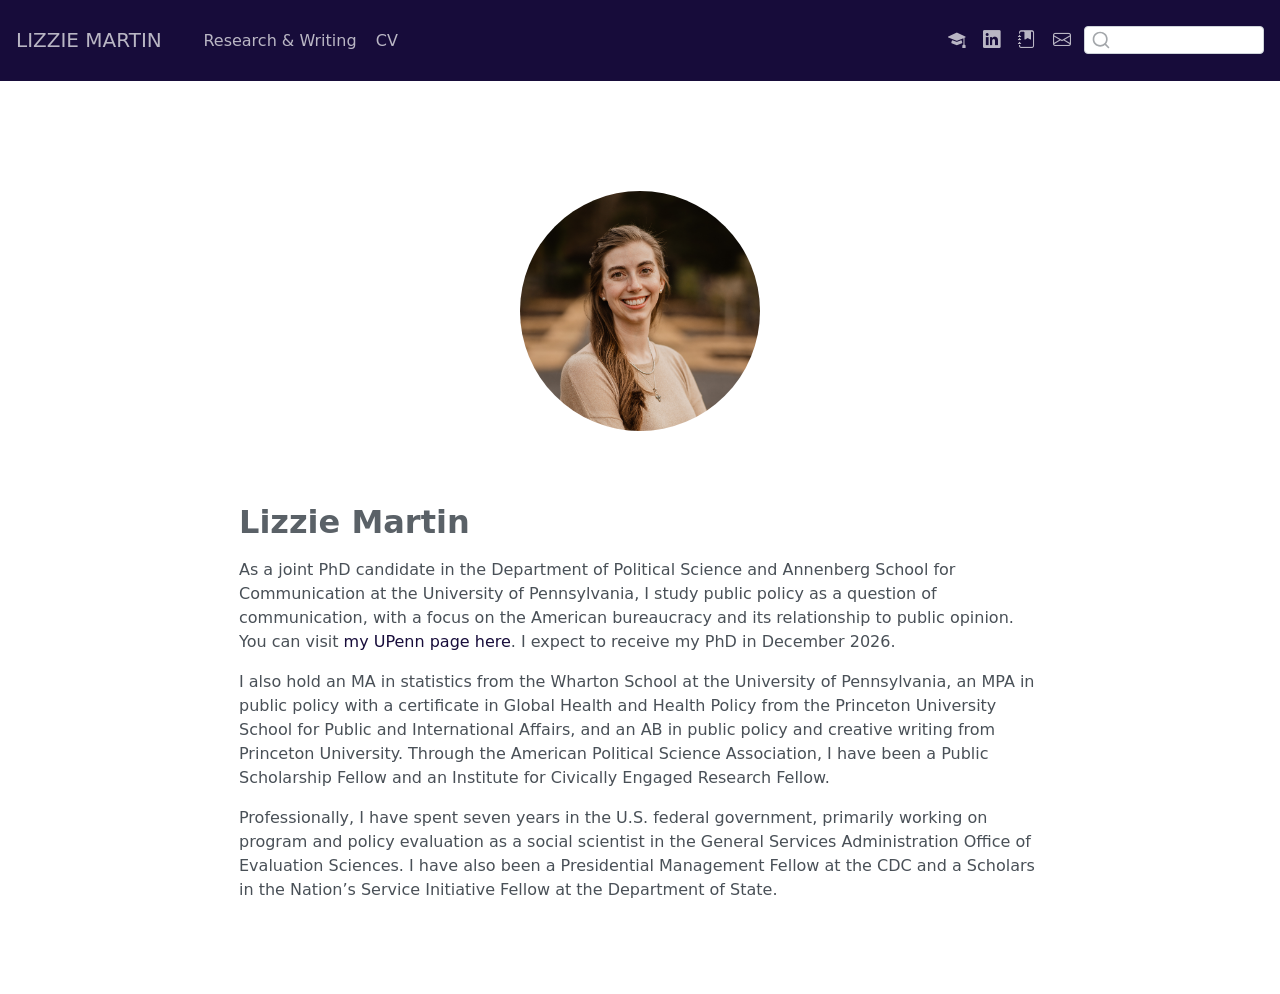
<file: docs/index.html>
<!DOCTYPE html>
<html xmlns="http://www.w3.org/1999/xhtml" lang="en" xml:lang="en"><head>

<meta charset="utf-8">
<meta name="generator" content="quarto-1.3.353">

<meta name="viewport" content="width=device-width, initial-scale=1.0, user-scalable=yes">


<title>LIZZIE MARTIN</title>
<style>
code{white-space: pre-wrap;}
span.smallcaps{font-variant: small-caps;}
div.columns{display: flex; gap: min(4vw, 1.5em);}
div.column{flex: auto; overflow-x: auto;}
div.hanging-indent{margin-left: 1.5em; text-indent: -1.5em;}
ul.task-list{list-style: none;}
ul.task-list li input[type="checkbox"] {
  width: 0.8em;
  margin: 0 0.8em 0.2em -1em; /* quarto-specific, see https://github.com/quarto-dev/quarto-cli/issues/4556 */ 
  vertical-align: middle;
}
</style>


<script src="site_libs/quarto-nav/quarto-nav.js"></script>
<script src="site_libs/clipboard/clipboard.min.js"></script>
<script src="site_libs/quarto-search/autocomplete.umd.js"></script>
<script src="site_libs/quarto-search/fuse.min.js"></script>
<script src="site_libs/quarto-search/quarto-search.js"></script>
<meta name="quarto:offset" content="./">
<script src="site_libs/quarto-html/quarto.js"></script>
<script src="site_libs/quarto-html/popper.min.js"></script>
<script src="site_libs/quarto-html/tippy.umd.min.js"></script>
<link href="site_libs/quarto-html/tippy.css" rel="stylesheet">
<link href="site_libs/quarto-html/quarto-syntax-highlighting.css" rel="stylesheet" id="quarto-text-highlighting-styles">
<script src="site_libs/bootstrap/bootstrap.min.js"></script>
<link href="site_libs/bootstrap/bootstrap-icons.css" rel="stylesheet">
<link href="site_libs/bootstrap/bootstrap.min.css" rel="stylesheet" id="quarto-bootstrap" data-mode="light">
<script id="quarto-search-options" type="application/json">{
  "location": "navbar",
  "copy-button": false,
  "collapse-after": 3,
  "panel-placement": "end",
  "type": "textbox",
  "limit": 20,
  "language": {
    "search-no-results-text": "No results",
    "search-matching-documents-text": "matching documents",
    "search-copy-link-title": "Copy link to search",
    "search-hide-matches-text": "Hide additional matches",
    "search-more-match-text": "more match in this document",
    "search-more-matches-text": "more matches in this document",
    "search-clear-button-title": "Clear",
    "search-detached-cancel-button-title": "Cancel",
    "search-submit-button-title": "Submit"
  }
}</script>


</head>

<body class="nav-fixed fullcontent">

<div id="quarto-search-results"></div>
  <header id="quarto-header" class="headroom fixed-top">
    <nav class="navbar navbar-expand-lg navbar-dark ">
      <div class="navbar-container container-fluid">
      <div class="navbar-brand-container">
    <a class="navbar-brand" href="./index.html">
    <span class="navbar-title">LIZZIE MARTIN</span>
    </a>
  </div>
            <div id="quarto-search" class="" title="Search"></div>
          <button class="navbar-toggler" type="button" data-bs-toggle="collapse" data-bs-target="#navbarCollapse" aria-controls="navbarCollapse" aria-expanded="false" aria-label="Toggle navigation" onclick="if (window.quartoToggleHeadroom) { window.quartoToggleHeadroom(); }">
  <span class="navbar-toggler-icon"></span>
</button>
          <div class="collapse navbar-collapse" id="navbarCollapse">
            <ul class="navbar-nav navbar-nav-scroll me-auto">
  <li class="nav-item">
    <a class="nav-link" href="./research/index.html" rel="" target="">
 <span class="menu-text">Research &amp; Writing</span></a>
  </li>  
  <li class="nav-item">
    <a class="nav-link" href="./cv/index.html" rel="" target="">
 <span class="menu-text">CV</span></a>
  </li>  
</ul>
            <ul class="navbar-nav navbar-nav-scroll ms-auto">
  <li class="nav-item compact">
    <a class="nav-link" href="https://scholar.google.com/citations?user=pXhXTJsAAAAJ&amp;hl=en" rel="" target=""><i class="bi bi-mortarboard-fill" role="img">
</i> 
 <span class="menu-text"></span></a>
  </li>  
  <li class="nav-item compact">
    <a class="nav-link" href="https://www.linkedin.com/in/lizzie-martin-9b8998204/" rel="" target=""><i class="bi bi-linkedin" role="img">
</i> 
 <span class="menu-text"></span></a>
  </li>  
  <li class="nav-item compact">
    <a class="nav-link" href="https://orcid.org/0000-0002-3465-0621" rel="" target=""><i class="bi bi-journal-bookmark-fill" role="img">
</i> 
 <span class="menu-text"></span></a>
  </li>  
  <li class="nav-item compact">
    <a class="nav-link" href="mailto:lizzie.martin@asc.upenn.edu" rel="" target=""><i class="bi bi-envelope" role="img" aria-label="email">
</i> 
 <span class="menu-text"></span></a>
  </li>  
</ul>
            <div class="quarto-navbar-tools">
</div>
          </div> <!-- /navcollapse -->
      </div> <!-- /container-fluid -->
    </nav>
</header>
<!-- content -->
<div id="quarto-content" class="quarto-container page-columns page-rows-contents page-layout-article page-navbar">
<!-- sidebar -->
<!-- margin-sidebar -->
    
<!-- main -->
<main class="content" id="quarto-document-content">



<div class="quarto-about-jolla">
  <img src="img/headshot.jpg" class="about-image
  round " style="height: 15em; width: 15em;">
 <div id="about-block">
</div>  
</div>

<section id="lizzie-martin" class="level1">
<h1>Lizzie Martin</h1>
<p>As a joint PhD candidate in the Department of Political Science and Annenberg School for Communication at the University of Pennsylvania, I study public policy as a question of communication, with a focus on the American bureaucracy and its relationship to public opinion. You can visit <a href="https://www.asc.upenn.edu/people/graduate-student/lizzie-martin">my UPenn page here</a>. I expect to receive my PhD in December 2026.</p>
<p>I also hold an MA in statistics from the Wharton School at the University of Pennsylvania, an MPA in public policy with a certificate in Global Health and Health Policy from the Princeton University School for Public and International Affairs, and an AB in public policy and creative writing from Princeton University. Through the American Political Science Association, I have been a Public Scholarship Fellow and an Institute for Civically Engaged Research Fellow.</p>
<p>Professionally, I have spent seven years in the U.S. federal government, primarily working on program and policy evaluation as a social scientist in the General Services Administration Office of Evaluation Sciences. I have also been a Presidential Management Fellow at the CDC and a Scholars in the Nation’s Service Initiative Fellow at the Department of State.</p>



</section>

</main> <!-- /main -->
<script id="quarto-html-after-body" type="application/javascript">
window.document.addEventListener("DOMContentLoaded", function (event) {
  const toggleBodyColorMode = (bsSheetEl) => {
    const mode = bsSheetEl.getAttribute("data-mode");
    const bodyEl = window.document.querySelector("body");
    if (mode === "dark") {
      bodyEl.classList.add("quarto-dark");
      bodyEl.classList.remove("quarto-light");
    } else {
      bodyEl.classList.add("quarto-light");
      bodyEl.classList.remove("quarto-dark");
    }
  }
  const toggleBodyColorPrimary = () => {
    const bsSheetEl = window.document.querySelector("link#quarto-bootstrap");
    if (bsSheetEl) {
      toggleBodyColorMode(bsSheetEl);
    }
  }
  toggleBodyColorPrimary();  
  const isCodeAnnotation = (el) => {
    for (const clz of el.classList) {
      if (clz.startsWith('code-annotation-')) {                     
        return true;
      }
    }
    return false;
  }
  const clipboard = new window.ClipboardJS('.code-copy-button', {
    text: function(trigger) {
      const codeEl = trigger.previousElementSibling.cloneNode(true);
      for (const childEl of codeEl.children) {
        if (isCodeAnnotation(childEl)) {
          childEl.remove();
        }
      }
      return codeEl.innerText;
    }
  });
  clipboard.on('success', function(e) {
    // button target
    const button = e.trigger;
    // don't keep focus
    button.blur();
    // flash "checked"
    button.classList.add('code-copy-button-checked');
    var currentTitle = button.getAttribute("title");
    button.setAttribute("title", "Copied!");
    let tooltip;
    if (window.bootstrap) {
      button.setAttribute("data-bs-toggle", "tooltip");
      button.setAttribute("data-bs-placement", "left");
      button.setAttribute("data-bs-title", "Copied!");
      tooltip = new bootstrap.Tooltip(button, 
        { trigger: "manual", 
          customClass: "code-copy-button-tooltip",
          offset: [0, -8]});
      tooltip.show();    
    }
    setTimeout(function() {
      if (tooltip) {
        tooltip.hide();
        button.removeAttribute("data-bs-title");
        button.removeAttribute("data-bs-toggle");
        button.removeAttribute("data-bs-placement");
      }
      button.setAttribute("title", currentTitle);
      button.classList.remove('code-copy-button-checked');
    }, 1000);
    // clear code selection
    e.clearSelection();
  });
  function tippyHover(el, contentFn) {
    const config = {
      allowHTML: true,
      content: contentFn,
      maxWidth: 500,
      delay: 100,
      arrow: false,
      appendTo: function(el) {
          return el.parentElement;
      },
      interactive: true,
      interactiveBorder: 10,
      theme: 'quarto',
      placement: 'bottom-start'
    };
    window.tippy(el, config); 
  }
  const noterefs = window.document.querySelectorAll('a[role="doc-noteref"]');
  for (var i=0; i<noterefs.length; i++) {
    const ref = noterefs[i];
    tippyHover(ref, function() {
      // use id or data attribute instead here
      let href = ref.getAttribute('data-footnote-href') || ref.getAttribute('href');
      try { href = new URL(href).hash; } catch {}
      const id = href.replace(/^#\/?/, "");
      const note = window.document.getElementById(id);
      return note.innerHTML;
    });
  }
      let selectedAnnoteEl;
      const selectorForAnnotation = ( cell, annotation) => {
        let cellAttr = 'data-code-cell="' + cell + '"';
        let lineAttr = 'data-code-annotation="' +  annotation + '"';
        const selector = 'span[' + cellAttr + '][' + lineAttr + ']';
        return selector;
      }
      const selectCodeLines = (annoteEl) => {
        const doc = window.document;
        const targetCell = annoteEl.getAttribute("data-target-cell");
        const targetAnnotation = annoteEl.getAttribute("data-target-annotation");
        const annoteSpan = window.document.querySelector(selectorForAnnotation(targetCell, targetAnnotation));
        const lines = annoteSpan.getAttribute("data-code-lines").split(",");
        const lineIds = lines.map((line) => {
          return targetCell + "-" + line;
        })
        let top = null;
        let height = null;
        let parent = null;
        if (lineIds.length > 0) {
            //compute the position of the single el (top and bottom and make a div)
            const el = window.document.getElementById(lineIds[0]);
            top = el.offsetTop;
            height = el.offsetHeight;
            parent = el.parentElement.parentElement;
          if (lineIds.length > 1) {
            const lastEl = window.document.getElementById(lineIds[lineIds.length - 1]);
            const bottom = lastEl.offsetTop + lastEl.offsetHeight;
            height = bottom - top;
          }
          if (top !== null && height !== null && parent !== null) {
            // cook up a div (if necessary) and position it 
            let div = window.document.getElementById("code-annotation-line-highlight");
            if (div === null) {
              div = window.document.createElement("div");
              div.setAttribute("id", "code-annotation-line-highlight");
              div.style.position = 'absolute';
              parent.appendChild(div);
            }
            div.style.top = top - 2 + "px";
            div.style.height = height + 4 + "px";
            let gutterDiv = window.document.getElementById("code-annotation-line-highlight-gutter");
            if (gutterDiv === null) {
              gutterDiv = window.document.createElement("div");
              gutterDiv.setAttribute("id", "code-annotation-line-highlight-gutter");
              gutterDiv.style.position = 'absolute';
              const codeCell = window.document.getElementById(targetCell);
              const gutter = codeCell.querySelector('.code-annotation-gutter');
              gutter.appendChild(gutterDiv);
            }
            gutterDiv.style.top = top - 2 + "px";
            gutterDiv.style.height = height + 4 + "px";
          }
          selectedAnnoteEl = annoteEl;
        }
      };
      const unselectCodeLines = () => {
        const elementsIds = ["code-annotation-line-highlight", "code-annotation-line-highlight-gutter"];
        elementsIds.forEach((elId) => {
          const div = window.document.getElementById(elId);
          if (div) {
            div.remove();
          }
        });
        selectedAnnoteEl = undefined;
      };
      // Attach click handler to the DT
      const annoteDls = window.document.querySelectorAll('dt[data-target-cell]');
      for (const annoteDlNode of annoteDls) {
        annoteDlNode.addEventListener('click', (event) => {
          const clickedEl = event.target;
          if (clickedEl !== selectedAnnoteEl) {
            unselectCodeLines();
            const activeEl = window.document.querySelector('dt[data-target-cell].code-annotation-active');
            if (activeEl) {
              activeEl.classList.remove('code-annotation-active');
            }
            selectCodeLines(clickedEl);
            clickedEl.classList.add('code-annotation-active');
          } else {
            // Unselect the line
            unselectCodeLines();
            clickedEl.classList.remove('code-annotation-active');
          }
        });
      }
  const findCites = (el) => {
    const parentEl = el.parentElement;
    if (parentEl) {
      const cites = parentEl.dataset.cites;
      if (cites) {
        return {
          el,
          cites: cites.split(' ')
        };
      } else {
        return findCites(el.parentElement)
      }
    } else {
      return undefined;
    }
  };
  var bibliorefs = window.document.querySelectorAll('a[role="doc-biblioref"]');
  for (var i=0; i<bibliorefs.length; i++) {
    const ref = bibliorefs[i];
    const citeInfo = findCites(ref);
    if (citeInfo) {
      tippyHover(citeInfo.el, function() {
        var popup = window.document.createElement('div');
        citeInfo.cites.forEach(function(cite) {
          var citeDiv = window.document.createElement('div');
          citeDiv.classList.add('hanging-indent');
          citeDiv.classList.add('csl-entry');
          var biblioDiv = window.document.getElementById('ref-' + cite);
          if (biblioDiv) {
            citeDiv.innerHTML = biblioDiv.innerHTML;
          }
          popup.appendChild(citeDiv);
        });
        return popup.innerHTML;
      });
    }
  }
});
</script>
</div> <!-- /content -->



</body></html>
</file>
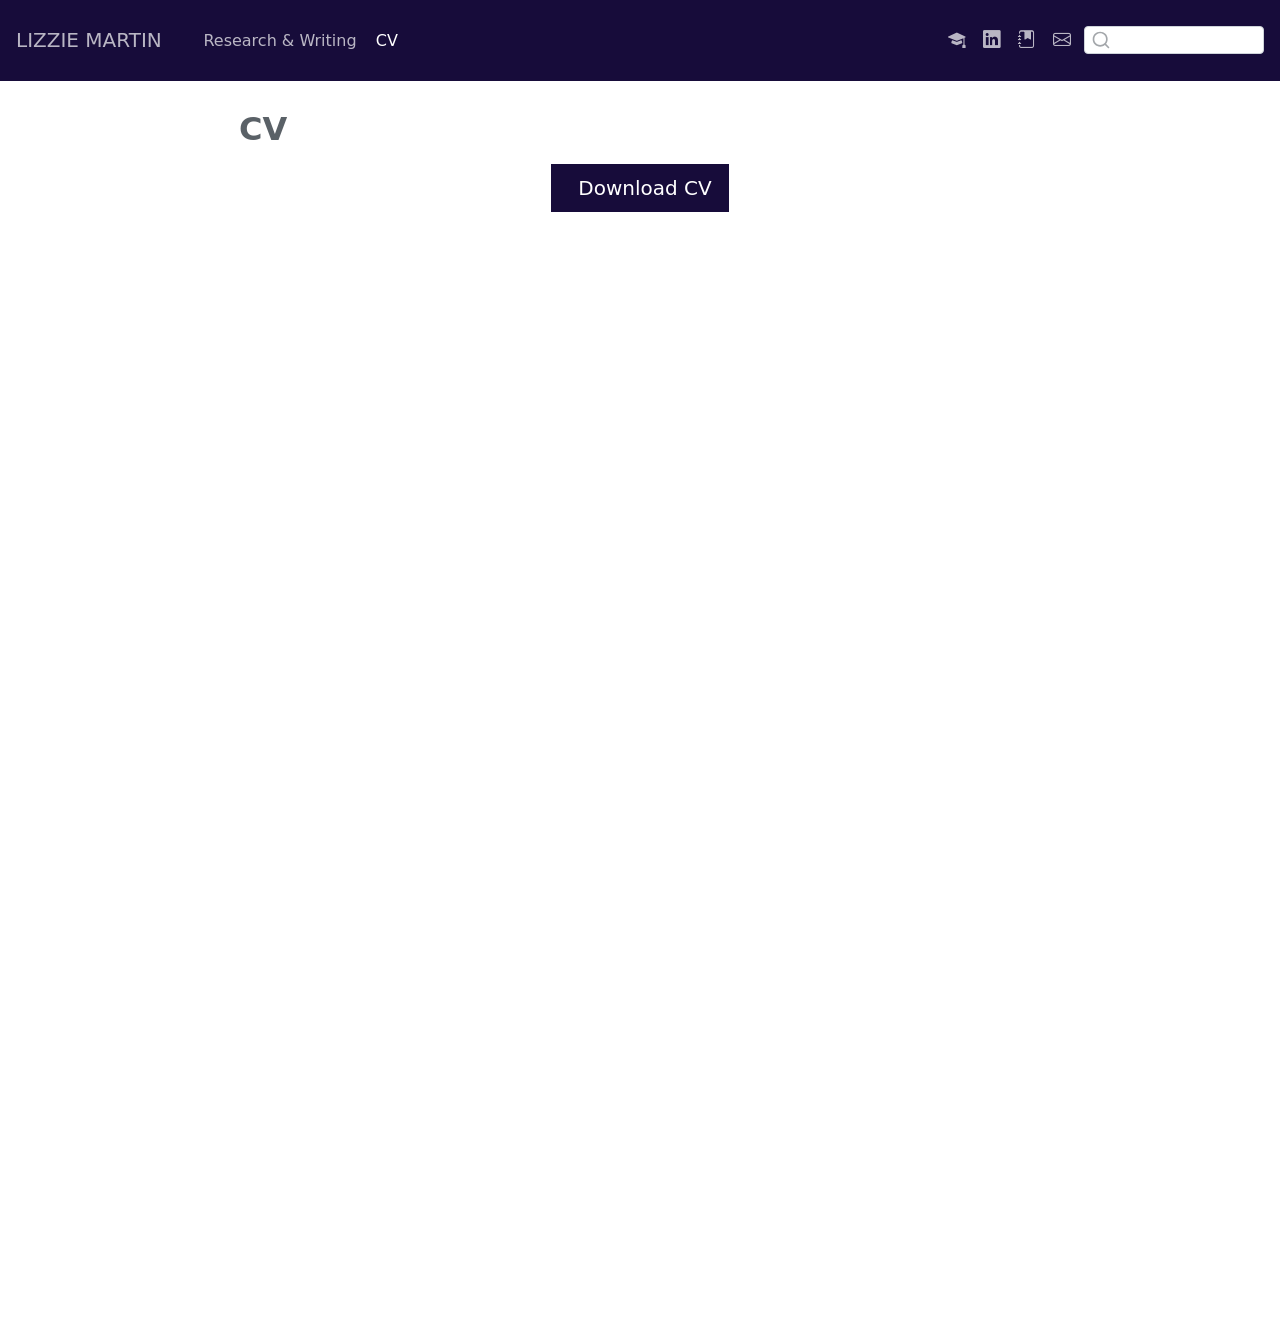
<file: docs/cv/index.html>
<!DOCTYPE html>
<html xmlns="http://www.w3.org/1999/xhtml" lang="en" xml:lang="en"><head>
<meta http-equiv="Content-Type" content="text/html; charset=UTF-8">
<meta charset="utf-8">
<meta name="generator" content="quarto-1.3.353">
<meta name="viewport" content="width=device-width, initial-scale=1.0, user-scalable=yes">
<title>LIZZIE MARTIN - CV</title>
<style>
code{white-space: pre-wrap;}
span.smallcaps{font-variant: small-caps;}
div.columns{display: flex; gap: min(4vw, 1.5em);}
div.column{flex: auto; overflow-x: auto;}
div.hanging-indent{margin-left: 1.5em; text-indent: -1.5em;}
ul.task-list{list-style: none;}
ul.task-list li input[type="checkbox"] {
  width: 0.8em;
  margin: 0 0.8em 0.2em -1em; /* quarto-specific, see https://github.com/quarto-dev/quarto-cli/issues/4556 */ 
  vertical-align: middle;
}
</style>

<script src="../site_libs/quarto-nav/quarto-nav.js"></script>
<script src="../site_libs/clipboard/clipboard.min.js"></script>
<script src="../site_libs/quarto-search/autocomplete.umd.js"></script>
<script src="../site_libs/quarto-search/fuse.min.js"></script>
<script src="../site_libs/quarto-search/quarto-search.js"></script>
<meta name="quarto:offset" content="../">
<script src="../site_libs/quarto-html/quarto.js"></script>
<script src="../site_libs/quarto-html/popper.min.js"></script>
<script src="../site_libs/quarto-html/tippy.umd.min.js"></script>
<script src="../site_libs/quarto-html/anchor.min.js"></script>
<link href="../site_libs/quarto-html/tippy.css" rel="stylesheet">
<link href="../site_libs/quarto-html/quarto-syntax-highlighting.css" rel="stylesheet" id="quarto-text-highlighting-styles">
<script src="../site_libs/bootstrap/bootstrap.min.js"></script>
<link href="../site_libs/bootstrap/bootstrap-icons.css" rel="stylesheet">
<link href="../site_libs/bootstrap/bootstrap.min.css" rel="stylesheet" id="quarto-bootstrap" data-mode="light"><script id="quarto-search-options" type="application/json">{
  "location": "navbar",
  "copy-button": false,
  "collapse-after": 3,
  "panel-placement": "end",
  "type": "textbox",
  "limit": 20,
  "language": {
    "search-no-results-text": "No results",
    "search-matching-documents-text": "matching documents",
    "search-copy-link-title": "Copy link to search",
    "search-hide-matches-text": "Hide additional matches",
    "search-more-match-text": "more match in this document",
    "search-more-matches-text": "more matches in this document",
    "search-clear-button-title": "Clear",
    "search-detached-cancel-button-title": "Cancel",
    "search-submit-button-title": "Submit"
  }
}</script>
</head>
<body class="nav-fixed fullcontent">

<div id="quarto-search-results"></div>
  <header id="quarto-header" class="headroom fixed-top"><nav class="navbar navbar-expand-lg navbar-dark "><div class="navbar-container container-fluid">
      <div class="navbar-brand-container">
    <a class="navbar-brand" href="../index.html">
    <span class="navbar-title">LIZZIE MARTIN</span>
    </a>
  </div>
            <div id="quarto-search" class="" title="Search"></div>
          <button class="navbar-toggler" type="button" data-bs-toggle="collapse" data-bs-target="#navbarCollapse" aria-controls="navbarCollapse" aria-expanded="false" aria-label="Toggle navigation" onclick="if (window.quartoToggleHeadroom) { window.quartoToggleHeadroom(); }">
  <span class="navbar-toggler-icon"></span>
</button>
          <div class="collapse navbar-collapse" id="navbarCollapse">
            <ul class="navbar-nav navbar-nav-scroll me-auto">
<li class="nav-item">
    <a class="nav-link" href="../research/index.html" rel="" target="">
 <span class="menu-text">Research &amp; Writing</span></a>
  </li>  
  <li class="nav-item">
    <a class="nav-link active" href="../cv/index.html" rel="" target="" aria-current="page">
 <span class="menu-text">CV</span></a>
  </li>  
</ul>
<ul class="navbar-nav navbar-nav-scroll ms-auto">
<li class="nav-item compact">
    <a class="nav-link" href="https://scholar.google.com/citations?user=pXhXTJsAAAAJ&amp;hl=en" rel="" target=""><i class="bi bi-mortarboard-fill" role="img">
</i> 
 <span class="menu-text"></span></a>
  </li>  
  <li class="nav-item compact">
    <a class="nav-link" href="https://www.linkedin.com/in/lizzie-martin-9b8998204/" rel="" target=""><i class="bi bi-linkedin" role="img">
</i> 
 <span class="menu-text"></span></a>
  </li>  
  <li class="nav-item compact">
    <a class="nav-link" href="https://orcid.org/0000-0002-3465-0621" rel="" target=""><i class="bi bi-journal-bookmark-fill" role="img">
</i> 
 <span class="menu-text"></span></a>
  </li>  
  <li class="nav-item compact">
    <a class="nav-link" href="mailto:lizzie.martin@asc.upenn.edu" rel="" target=""><i class="bi bi-envelope" role="img" aria-label="email">
</i> 
 <span class="menu-text"></span></a>
  </li>  
</ul>
<div class="quarto-navbar-tools">
</div>
          </div> <!-- /navcollapse -->
      </div> <!-- /container-fluid -->
    </nav></header><!-- content --><div id="quarto-content" class="quarto-container page-columns page-rows-contents page-layout-article page-navbar">
<!-- sidebar -->
<!-- margin-sidebar -->
    
<!-- main -->
<main class="content" id="quarto-document-content"><header id="title-block-header" class="quarto-title-block default"><div class="quarto-title">
<h1 class="title">CV</h1>
</div>



<div class="quarto-title-meta">

    
  
    
  </div>
  

</header><div class="cell">
<style type="text/css">
.embed-container {
    position: relative;
    padding-bottom: 129%;
    height: 0;
    overflow: hidden;
    max-width: 100%;
}
.embed-container iframe,
.embed-container object,
.embed-container embed {
    position: absolute;
    top: 0;
    left: 0;
    width: 100%;
    height: 100%;
}
</style>
</div>
<p class="text-center">
  <a class="btn btn-primary btn-lg cv-download" href="cv.pdf" target="_blank">
    <i class="fa-solid fa-file-arrow-down"></i> Download CV
  </a>
</p>
<div class="embed-container">
  <iframe src="cv.pdf#toolbar=0" style="border: 0.5px;width: 100%;"></iframe>
</div>



</main><!-- /main --><script id="quarto-html-after-body" type="application/javascript">
window.document.addEventListener("DOMContentLoaded", function (event) {
  const toggleBodyColorMode = (bsSheetEl) => {
    const mode = bsSheetEl.getAttribute("data-mode");
    const bodyEl = window.document.querySelector("body");
    if (mode === "dark") {
      bodyEl.classList.add("quarto-dark");
      bodyEl.classList.remove("quarto-light");
    } else {
      bodyEl.classList.add("quarto-light");
      bodyEl.classList.remove("quarto-dark");
    }
  }
  const toggleBodyColorPrimary = () => {
    const bsSheetEl = window.document.querySelector("link#quarto-bootstrap");
    if (bsSheetEl) {
      toggleBodyColorMode(bsSheetEl);
    }
  }
  toggleBodyColorPrimary();  
  const icon = "";
  const anchorJS = new window.AnchorJS();
  anchorJS.options = {
    placement: 'right',
    icon: icon
  };
  anchorJS.add('.anchored');
  const isCodeAnnotation = (el) => {
    for (const clz of el.classList) {
      if (clz.startsWith('code-annotation-')) {                     
        return true;
      }
    }
    return false;
  }
  const clipboard = new window.ClipboardJS('.code-copy-button', {
    text: function(trigger) {
      const codeEl = trigger.previousElementSibling.cloneNode(true);
      for (const childEl of codeEl.children) {
        if (isCodeAnnotation(childEl)) {
          childEl.remove();
        }
      }
      return codeEl.innerText;
    }
  });
  clipboard.on('success', function(e) {
    // button target
    const button = e.trigger;
    // don't keep focus
    button.blur();
    // flash "checked"
    button.classList.add('code-copy-button-checked');
    var currentTitle = button.getAttribute("title");
    button.setAttribute("title", "Copied!");
    let tooltip;
    if (window.bootstrap) {
      button.setAttribute("data-bs-toggle", "tooltip");
      button.setAttribute("data-bs-placement", "left");
      button.setAttribute("data-bs-title", "Copied!");
      tooltip = new bootstrap.Tooltip(button, 
        { trigger: "manual", 
          customClass: "code-copy-button-tooltip",
          offset: [0, -8]});
      tooltip.show();    
    }
    setTimeout(function() {
      if (tooltip) {
        tooltip.hide();
        button.removeAttribute("data-bs-title");
        button.removeAttribute("data-bs-toggle");
        button.removeAttribute("data-bs-placement");
      }
      button.setAttribute("title", currentTitle);
      button.classList.remove('code-copy-button-checked');
    }, 1000);
    // clear code selection
    e.clearSelection();
  });
  function tippyHover(el, contentFn) {
    const config = {
      allowHTML: true,
      content: contentFn,
      maxWidth: 500,
      delay: 100,
      arrow: false,
      appendTo: function(el) {
          return el.parentElement;
      },
      interactive: true,
      interactiveBorder: 10,
      theme: 'quarto',
      placement: 'bottom-start'
    };
    window.tippy(el, config); 
  }
  const noterefs = window.document.querySelectorAll('a[role="doc-noteref"]');
  for (var i=0; i<noterefs.length; i++) {
    const ref = noterefs[i];
    tippyHover(ref, function() {
      // use id or data attribute instead here
      let href = ref.getAttribute('data-footnote-href') || ref.getAttribute('href');
      try { href = new URL(href).hash; } catch {}
      const id = href.replace(/^#\/?/, "");
      const note = window.document.getElementById(id);
      return note.innerHTML;
    });
  }
      let selectedAnnoteEl;
      const selectorForAnnotation = ( cell, annotation) => {
        let cellAttr = 'data-code-cell="' + cell + '"';
        let lineAttr = 'data-code-annotation="' +  annotation + '"';
        const selector = 'span[' + cellAttr + '][' + lineAttr + ']';
        return selector;
      }
      const selectCodeLines = (annoteEl) => {
        const doc = window.document;
        const targetCell = annoteEl.getAttribute("data-target-cell");
        const targetAnnotation = annoteEl.getAttribute("data-target-annotation");
        const annoteSpan = window.document.querySelector(selectorForAnnotation(targetCell, targetAnnotation));
        const lines = annoteSpan.getAttribute("data-code-lines").split(",");
        const lineIds = lines.map((line) => {
          return targetCell + "-" + line;
        })
        let top = null;
        let height = null;
        let parent = null;
        if (lineIds.length > 0) {
            //compute the position of the single el (top and bottom and make a div)
            const el = window.document.getElementById(lineIds[0]);
            top = el.offsetTop;
            height = el.offsetHeight;
            parent = el.parentElement.parentElement;
          if (lineIds.length > 1) {
            const lastEl = window.document.getElementById(lineIds[lineIds.length - 1]);
            const bottom = lastEl.offsetTop + lastEl.offsetHeight;
            height = bottom - top;
          }
          if (top !== null && height !== null && parent !== null) {
            // cook up a div (if necessary) and position it 
            let div = window.document.getElementById("code-annotation-line-highlight");
            if (div === null) {
              div = window.document.createElement("div");
              div.setAttribute("id", "code-annotation-line-highlight");
              div.style.position = 'absolute';
              parent.appendChild(div);
            }
            div.style.top = top - 2 + "px";
            div.style.height = height + 4 + "px";
            let gutterDiv = window.document.getElementById("code-annotation-line-highlight-gutter");
            if (gutterDiv === null) {
              gutterDiv = window.document.createElement("div");
              gutterDiv.setAttribute("id", "code-annotation-line-highlight-gutter");
              gutterDiv.style.position = 'absolute';
              const codeCell = window.document.getElementById(targetCell);
              const gutter = codeCell.querySelector('.code-annotation-gutter');
              gutter.appendChild(gutterDiv);
            }
            gutterDiv.style.top = top - 2 + "px";
            gutterDiv.style.height = height + 4 + "px";
          }
          selectedAnnoteEl = annoteEl;
        }
      };
      const unselectCodeLines = () => {
        const elementsIds = ["code-annotation-line-highlight", "code-annotation-line-highlight-gutter"];
        elementsIds.forEach((elId) => {
          const div = window.document.getElementById(elId);
          if (div) {
            div.remove();
          }
        });
        selectedAnnoteEl = undefined;
      };
      // Attach click handler to the DT
      const annoteDls = window.document.querySelectorAll('dt[data-target-cell]');
      for (const annoteDlNode of annoteDls) {
        annoteDlNode.addEventListener('click', (event) => {
          const clickedEl = event.target;
          if (clickedEl !== selectedAnnoteEl) {
            unselectCodeLines();
            const activeEl = window.document.querySelector('dt[data-target-cell].code-annotation-active');
            if (activeEl) {
              activeEl.classList.remove('code-annotation-active');
            }
            selectCodeLines(clickedEl);
            clickedEl.classList.add('code-annotation-active');
          } else {
            // Unselect the line
            unselectCodeLines();
            clickedEl.classList.remove('code-annotation-active');
          }
        });
      }
  const findCites = (el) => {
    const parentEl = el.parentElement;
    if (parentEl) {
      const cites = parentEl.dataset.cites;
      if (cites) {
        return {
          el,
          cites: cites.split(' ')
        };
      } else {
        return findCites(el.parentElement)
      }
    } else {
      return undefined;
    }
  };
  var bibliorefs = window.document.querySelectorAll('a[role="doc-biblioref"]');
  for (var i=0; i<bibliorefs.length; i++) {
    const ref = bibliorefs[i];
    const citeInfo = findCites(ref);
    if (citeInfo) {
      tippyHover(citeInfo.el, function() {
        var popup = window.document.createElement('div');
        citeInfo.cites.forEach(function(cite) {
          var citeDiv = window.document.createElement('div');
          citeDiv.classList.add('hanging-indent');
          citeDiv.classList.add('csl-entry');
          var biblioDiv = window.document.getElementById('ref-' + cite);
          if (biblioDiv) {
            citeDiv.innerHTML = biblioDiv.innerHTML;
          }
          popup.appendChild(citeDiv);
        });
        return popup.innerHTML;
      });
    }
  }
});
</script>
</div> <!-- /content -->



</body></html>
</file>
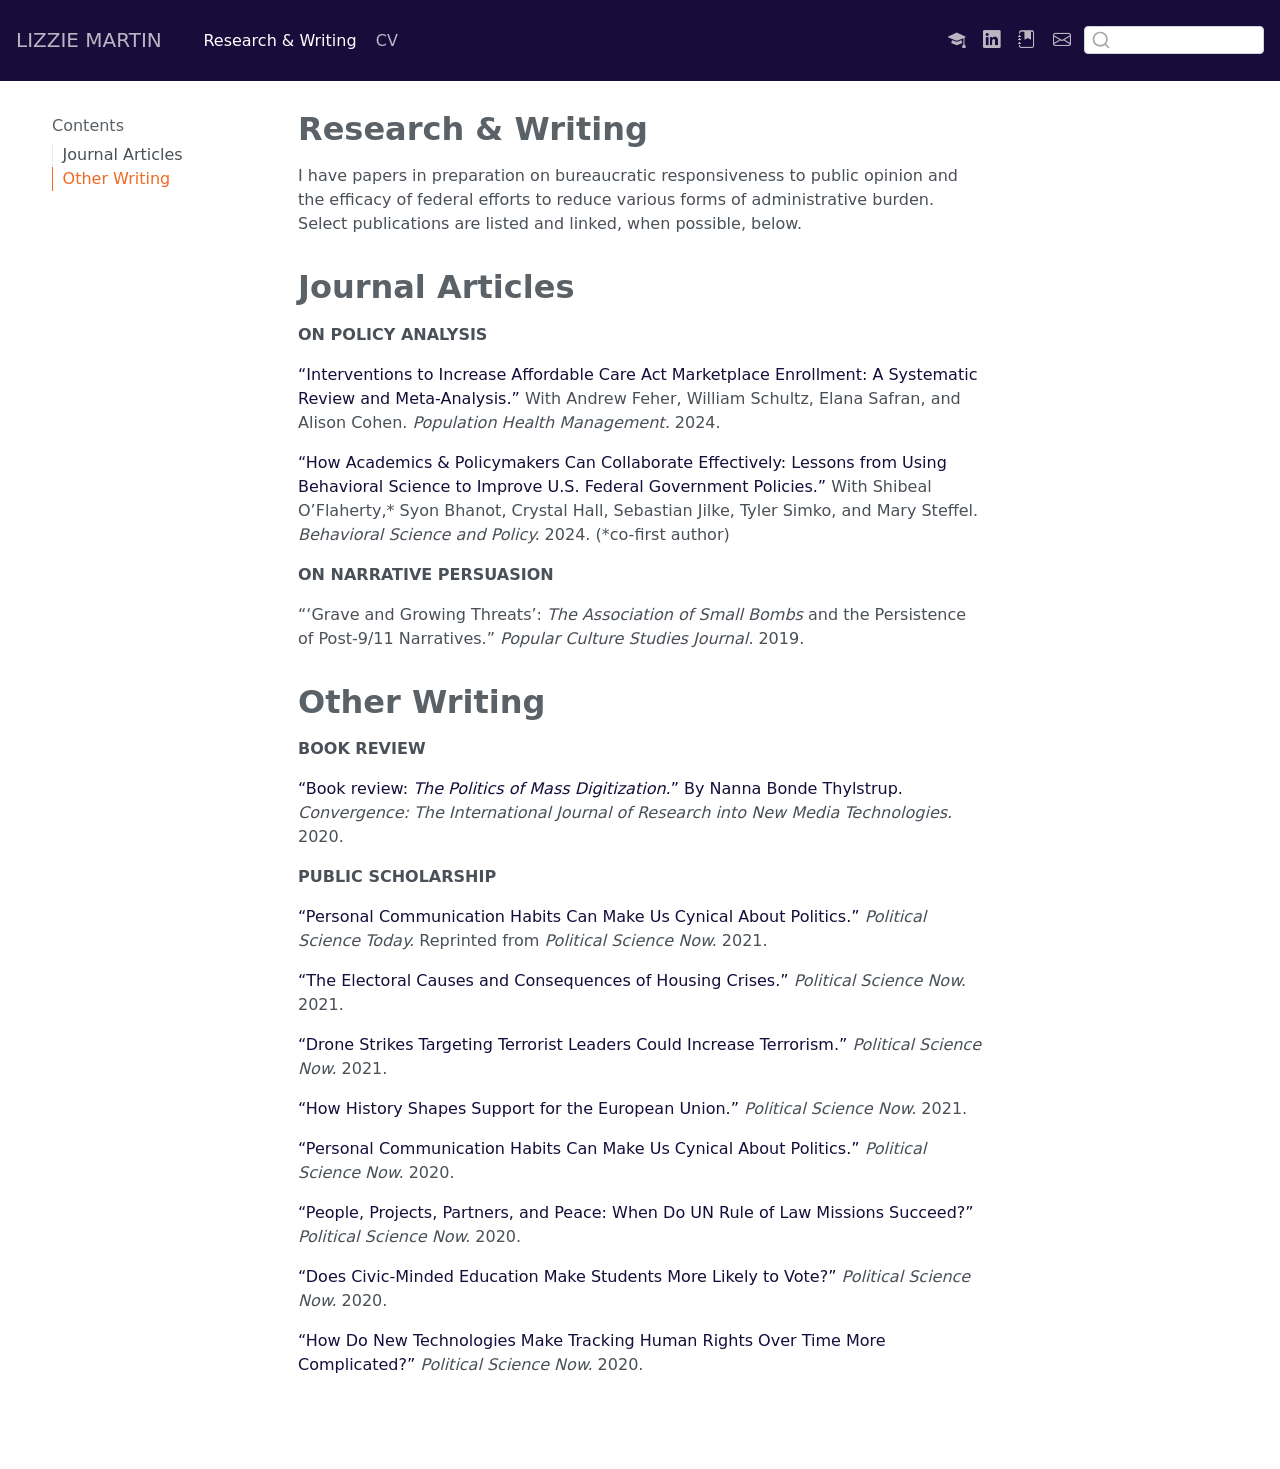
<file: docs/research/index.html>
<!DOCTYPE html>
<html xmlns="http://www.w3.org/1999/xhtml" lang="en" xml:lang="en"><head>

<meta charset="utf-8">
<meta name="generator" content="quarto-1.3.353">

<meta name="viewport" content="width=device-width, initial-scale=1.0, user-scalable=yes">


<title>LIZZIE MARTIN - Research &amp; Writing</title>
<style>
code{white-space: pre-wrap;}
span.smallcaps{font-variant: small-caps;}
div.columns{display: flex; gap: min(4vw, 1.5em);}
div.column{flex: auto; overflow-x: auto;}
div.hanging-indent{margin-left: 1.5em; text-indent: -1.5em;}
ul.task-list{list-style: none;}
ul.task-list li input[type="checkbox"] {
  width: 0.8em;
  margin: 0 0.8em 0.2em -1em; /* quarto-specific, see https://github.com/quarto-dev/quarto-cli/issues/4556 */ 
  vertical-align: middle;
}
</style>


<script src="../site_libs/quarto-nav/quarto-nav.js"></script>
<script src="../site_libs/clipboard/clipboard.min.js"></script>
<script src="../site_libs/quarto-search/autocomplete.umd.js"></script>
<script src="../site_libs/quarto-search/fuse.min.js"></script>
<script src="../site_libs/quarto-search/quarto-search.js"></script>
<meta name="quarto:offset" content="../">
<script src="../site_libs/quarto-html/quarto.js"></script>
<script src="../site_libs/quarto-html/popper.min.js"></script>
<script src="../site_libs/quarto-html/tippy.umd.min.js"></script>
<script src="../site_libs/quarto-html/anchor.min.js"></script>
<link href="../site_libs/quarto-html/tippy.css" rel="stylesheet">
<link href="../site_libs/quarto-html/quarto-syntax-highlighting.css" rel="stylesheet" id="quarto-text-highlighting-styles">
<script src="../site_libs/bootstrap/bootstrap.min.js"></script>
<link href="../site_libs/bootstrap/bootstrap-icons.css" rel="stylesheet">
<link href="../site_libs/bootstrap/bootstrap.min.css" rel="stylesheet" id="quarto-bootstrap" data-mode="light">
<script id="quarto-search-options" type="application/json">{
  "location": "navbar",
  "copy-button": false,
  "collapse-after": 3,
  "panel-placement": "end",
  "type": "textbox",
  "limit": 20,
  "language": {
    "search-no-results-text": "No results",
    "search-matching-documents-text": "matching documents",
    "search-copy-link-title": "Copy link to search",
    "search-hide-matches-text": "Hide additional matches",
    "search-more-match-text": "more match in this document",
    "search-more-matches-text": "more matches in this document",
    "search-clear-button-title": "Clear",
    "search-detached-cancel-button-title": "Cancel",
    "search-submit-button-title": "Submit"
  }
}</script>


</head>

<body class="floating nav-fixed">

<div id="quarto-search-results"></div>
  <header id="quarto-header" class="headroom fixed-top">
    <nav class="navbar navbar-expand-lg navbar-dark ">
      <div class="navbar-container container-fluid">
      <div class="navbar-brand-container">
    <a class="navbar-brand" href="../index.html">
    <span class="navbar-title">LIZZIE MARTIN</span>
    </a>
  </div>
            <div id="quarto-search" class="" title="Search"></div>
          <button class="navbar-toggler" type="button" data-bs-toggle="collapse" data-bs-target="#navbarCollapse" aria-controls="navbarCollapse" aria-expanded="false" aria-label="Toggle navigation" onclick="if (window.quartoToggleHeadroom) { window.quartoToggleHeadroom(); }">
  <span class="navbar-toggler-icon"></span>
</button>
          <div class="collapse navbar-collapse" id="navbarCollapse">
            <ul class="navbar-nav navbar-nav-scroll me-auto">
  <li class="nav-item">
    <a class="nav-link active" href="../research/index.html" rel="" target="" aria-current="page">
 <span class="menu-text">Research &amp; Writing</span></a>
  </li>  
  <li class="nav-item">
    <a class="nav-link" href="../cv/index.html" rel="" target="">
 <span class="menu-text">CV</span></a>
  </li>  
</ul>
            <ul class="navbar-nav navbar-nav-scroll ms-auto">
  <li class="nav-item compact">
    <a class="nav-link" href="https://scholar.google.com/citations?user=pXhXTJsAAAAJ&amp;hl=en" rel="" target=""><i class="bi bi-mortarboard-fill" role="img">
</i> 
 <span class="menu-text"></span></a>
  </li>  
  <li class="nav-item compact">
    <a class="nav-link" href="https://www.linkedin.com/in/lizzie-martin-9b8998204/" rel="" target=""><i class="bi bi-linkedin" role="img">
</i> 
 <span class="menu-text"></span></a>
  </li>  
  <li class="nav-item compact">
    <a class="nav-link" href="https://orcid.org/0000-0002-3465-0621" rel="" target=""><i class="bi bi-journal-bookmark-fill" role="img">
</i> 
 <span class="menu-text"></span></a>
  </li>  
  <li class="nav-item compact">
    <a class="nav-link" href="mailto:lizzie.martin@asc.upenn.edu" rel="" target=""><i class="bi bi-envelope" role="img" aria-label="email">
</i> 
 <span class="menu-text"></span></a>
  </li>  
</ul>
            <div class="quarto-navbar-tools">
</div>
          </div> <!-- /navcollapse -->
      </div> <!-- /container-fluid -->
    </nav>
</header>
<!-- content -->
<div id="quarto-content" class="quarto-container page-columns page-rows-contents page-layout-article page-navbar">
<!-- sidebar -->
  <nav id="quarto-sidebar" class="sidebar collapse collapse-horizontal sidebar-navigation floating overflow-auto">
    <nav id="TOC" role="doc-toc" class="toc-active">
    <h2 id="toc-title">Contents</h2>
   
  <ul>
  <li><a href="#journal-articles" id="toc-journal-articles" class="nav-link active" data-scroll-target="#journal-articles">Journal Articles</a></li>
  <li><a href="#other-writing" id="toc-other-writing" class="nav-link" data-scroll-target="#other-writing">Other Writing</a></li>
  </ul>
</nav>
</nav>
<div id="quarto-sidebar-glass" data-bs-toggle="collapse" data-bs-target="#quarto-sidebar,#quarto-sidebar-glass"></div>
<!-- margin-sidebar -->
    <div id="quarto-margin-sidebar" class="sidebar margin-sidebar">
    </div>
<!-- main -->
<main class="content" id="quarto-document-content">

<header id="title-block-header" class="quarto-title-block default">
<div class="quarto-title">
<h1 class="title">Research &amp; Writing</h1>
</div>



<div class="quarto-title-meta">

    
  
    
  </div>
  

</header>

<p>I have papers in preparation on bureaucratic responsiveness to public opinion and the efficacy of federal efforts to reduce various forms of administrative burden. Select publications are listed and linked, when possible, below.</p>
<section id="journal-articles" class="level1">
<h1>Journal Articles</h1>
<p><strong>ON POLICY ANALYSIS</strong></p>
<p><a href="https://pubmed.ncbi.nlm.nih.gov/39235347/">“Interventions to Increase Affordable Care Act Marketplace Enrollment: A Systematic Review and Meta-Analysis.”</a> With Andrew Feher, William Schultz, Elana Safran, and Alison Cohen. <em>Population Health Management.</em> 2024.</p>
<p><a href="https://doi.org/10.1177/23794607241264102">“How Academics &amp; Policymakers Can Collaborate Effectively: Lessons from Using Behavioral Science to Improve U.S. Federal Government Policies.”</a> With Shibeal O’Flaherty,* Syon Bhanot, Crystal Hall, Sebastian Jilke, Tyler Simko, and Mary Steffel. <em>Behavioral Science and Policy.</em> 2024. (*co-first author)</p>
<p><strong>ON NARRATIVE PERSUASION</strong></p>
<p>“‘Grave and Growing Threats’: <em>The Association of Small Bombs</em> and the Persistence of Post-9/11 Narratives.” <em>Popular Culture Studies Journal.</em> 2019.</p>
</section>
<section id="other-writing" class="level1">
<h1>Other Writing</h1>
<p><strong>BOOK REVIEW</strong></p>
<p><a href="https://journals.sagepub.com/doi/10.1177/1354856519882924">“Book review: <em>The Politics of Mass Digitization.</em>” By Nanna Bonde Thylstrup.</a> <em>Convergence: The International Journal of Research into New Media Technologies.</em> 2020.</p>
<p><strong>PUBLIC SCHOLARSHIP</strong></p>
<p><a href="https://doi.org/10.1017/psj.2021.7">“Personal Communication Habits Can Make Us Cynical About Politics.”</a> <em>Political Science Today.</em> Reprinted from <em>Political Science Now.</em> 2021.</p>
<p><a href="https://politicalsciencenow.com/the-electoral-causes-and-consequences-of-housing-crises/">“The Electoral Causes and Consequences of Housing Crises.”</a> <em>Political Science Now.</em> 2021.</p>
<p><a href="https://politicalsciencenow.com/drone-strikes-targeting-terrorist-leaders-could-increase-terrorism/">“Drone Strikes Targeting Terrorist Leaders Could Increase Terrorism.”</a> <em>Political Science Now.</em> 2021.</p>
<p><a href="https://politicalsciencenow.com/how-history-shapes-support-for-the-european-union/">“How History Shapes Support for the European Union.”</a> <em>Political Science Now.</em> 2021.</p>
<p><a href="https://politicalsciencenow.com/personal-communication-habits-can-make-us-cynical-about-politics/">“Personal Communication Habits Can Make Us Cynical About Politics.”</a> <em>Political Science Now.</em> 2020.</p>
<p><a href="https://politicalsciencenow.com/people-projects-partners-and-peace-when-do-un-rule-of-law-missions-succeed/">“People, Projects, Partners, and Peace: When Do UN Rule of Law Missions Succeed?”</a> <em>Political Science Now.</em> 2020.</p>
<p><a href="https://politicalsciencenow.com/civic-minded-education/">“Does Civic-Minded Education Make Students More Likely to Vote?”</a> <em>Political Science Now.</em> 2020.</p>
<p><a href="https://politicalsciencenow.com/how-do-new-technologies-make-tracking-human-rights-over-time-more-complicated/">“How Do New Technologies Make Tracking Human Rights Over Time More Complicated?”</a> <em>Political Science Now.</em> 2020.</p>


</section>

</main> <!-- /main -->
<script id="quarto-html-after-body" type="application/javascript">
window.document.addEventListener("DOMContentLoaded", function (event) {
  const toggleBodyColorMode = (bsSheetEl) => {
    const mode = bsSheetEl.getAttribute("data-mode");
    const bodyEl = window.document.querySelector("body");
    if (mode === "dark") {
      bodyEl.classList.add("quarto-dark");
      bodyEl.classList.remove("quarto-light");
    } else {
      bodyEl.classList.add("quarto-light");
      bodyEl.classList.remove("quarto-dark");
    }
  }
  const toggleBodyColorPrimary = () => {
    const bsSheetEl = window.document.querySelector("link#quarto-bootstrap");
    if (bsSheetEl) {
      toggleBodyColorMode(bsSheetEl);
    }
  }
  toggleBodyColorPrimary();  
  const icon = "";
  const anchorJS = new window.AnchorJS();
  anchorJS.options = {
    placement: 'right',
    icon: icon
  };
  anchorJS.add('.anchored');
  const isCodeAnnotation = (el) => {
    for (const clz of el.classList) {
      if (clz.startsWith('code-annotation-')) {                     
        return true;
      }
    }
    return false;
  }
  const clipboard = new window.ClipboardJS('.code-copy-button', {
    text: function(trigger) {
      const codeEl = trigger.previousElementSibling.cloneNode(true);
      for (const childEl of codeEl.children) {
        if (isCodeAnnotation(childEl)) {
          childEl.remove();
        }
      }
      return codeEl.innerText;
    }
  });
  clipboard.on('success', function(e) {
    // button target
    const button = e.trigger;
    // don't keep focus
    button.blur();
    // flash "checked"
    button.classList.add('code-copy-button-checked');
    var currentTitle = button.getAttribute("title");
    button.setAttribute("title", "Copied!");
    let tooltip;
    if (window.bootstrap) {
      button.setAttribute("data-bs-toggle", "tooltip");
      button.setAttribute("data-bs-placement", "left");
      button.setAttribute("data-bs-title", "Copied!");
      tooltip = new bootstrap.Tooltip(button, 
        { trigger: "manual", 
          customClass: "code-copy-button-tooltip",
          offset: [0, -8]});
      tooltip.show();    
    }
    setTimeout(function() {
      if (tooltip) {
        tooltip.hide();
        button.removeAttribute("data-bs-title");
        button.removeAttribute("data-bs-toggle");
        button.removeAttribute("data-bs-placement");
      }
      button.setAttribute("title", currentTitle);
      button.classList.remove('code-copy-button-checked');
    }, 1000);
    // clear code selection
    e.clearSelection();
  });
  function tippyHover(el, contentFn) {
    const config = {
      allowHTML: true,
      content: contentFn,
      maxWidth: 500,
      delay: 100,
      arrow: false,
      appendTo: function(el) {
          return el.parentElement;
      },
      interactive: true,
      interactiveBorder: 10,
      theme: 'quarto',
      placement: 'bottom-start'
    };
    window.tippy(el, config); 
  }
  const noterefs = window.document.querySelectorAll('a[role="doc-noteref"]');
  for (var i=0; i<noterefs.length; i++) {
    const ref = noterefs[i];
    tippyHover(ref, function() {
      // use id or data attribute instead here
      let href = ref.getAttribute('data-footnote-href') || ref.getAttribute('href');
      try { href = new URL(href).hash; } catch {}
      const id = href.replace(/^#\/?/, "");
      const note = window.document.getElementById(id);
      return note.innerHTML;
    });
  }
      let selectedAnnoteEl;
      const selectorForAnnotation = ( cell, annotation) => {
        let cellAttr = 'data-code-cell="' + cell + '"';
        let lineAttr = 'data-code-annotation="' +  annotation + '"';
        const selector = 'span[' + cellAttr + '][' + lineAttr + ']';
        return selector;
      }
      const selectCodeLines = (annoteEl) => {
        const doc = window.document;
        const targetCell = annoteEl.getAttribute("data-target-cell");
        const targetAnnotation = annoteEl.getAttribute("data-target-annotation");
        const annoteSpan = window.document.querySelector(selectorForAnnotation(targetCell, targetAnnotation));
        const lines = annoteSpan.getAttribute("data-code-lines").split(",");
        const lineIds = lines.map((line) => {
          return targetCell + "-" + line;
        })
        let top = null;
        let height = null;
        let parent = null;
        if (lineIds.length > 0) {
            //compute the position of the single el (top and bottom and make a div)
            const el = window.document.getElementById(lineIds[0]);
            top = el.offsetTop;
            height = el.offsetHeight;
            parent = el.parentElement.parentElement;
          if (lineIds.length > 1) {
            const lastEl = window.document.getElementById(lineIds[lineIds.length - 1]);
            const bottom = lastEl.offsetTop + lastEl.offsetHeight;
            height = bottom - top;
          }
          if (top !== null && height !== null && parent !== null) {
            // cook up a div (if necessary) and position it 
            let div = window.document.getElementById("code-annotation-line-highlight");
            if (div === null) {
              div = window.document.createElement("div");
              div.setAttribute("id", "code-annotation-line-highlight");
              div.style.position = 'absolute';
              parent.appendChild(div);
            }
            div.style.top = top - 2 + "px";
            div.style.height = height + 4 + "px";
            let gutterDiv = window.document.getElementById("code-annotation-line-highlight-gutter");
            if (gutterDiv === null) {
              gutterDiv = window.document.createElement("div");
              gutterDiv.setAttribute("id", "code-annotation-line-highlight-gutter");
              gutterDiv.style.position = 'absolute';
              const codeCell = window.document.getElementById(targetCell);
              const gutter = codeCell.querySelector('.code-annotation-gutter');
              gutter.appendChild(gutterDiv);
            }
            gutterDiv.style.top = top - 2 + "px";
            gutterDiv.style.height = height + 4 + "px";
          }
          selectedAnnoteEl = annoteEl;
        }
      };
      const unselectCodeLines = () => {
        const elementsIds = ["code-annotation-line-highlight", "code-annotation-line-highlight-gutter"];
        elementsIds.forEach((elId) => {
          const div = window.document.getElementById(elId);
          if (div) {
            div.remove();
          }
        });
        selectedAnnoteEl = undefined;
      };
      // Attach click handler to the DT
      const annoteDls = window.document.querySelectorAll('dt[data-target-cell]');
      for (const annoteDlNode of annoteDls) {
        annoteDlNode.addEventListener('click', (event) => {
          const clickedEl = event.target;
          if (clickedEl !== selectedAnnoteEl) {
            unselectCodeLines();
            const activeEl = window.document.querySelector('dt[data-target-cell].code-annotation-active');
            if (activeEl) {
              activeEl.classList.remove('code-annotation-active');
            }
            selectCodeLines(clickedEl);
            clickedEl.classList.add('code-annotation-active');
          } else {
            // Unselect the line
            unselectCodeLines();
            clickedEl.classList.remove('code-annotation-active');
          }
        });
      }
  const findCites = (el) => {
    const parentEl = el.parentElement;
    if (parentEl) {
      const cites = parentEl.dataset.cites;
      if (cites) {
        return {
          el,
          cites: cites.split(' ')
        };
      } else {
        return findCites(el.parentElement)
      }
    } else {
      return undefined;
    }
  };
  var bibliorefs = window.document.querySelectorAll('a[role="doc-biblioref"]');
  for (var i=0; i<bibliorefs.length; i++) {
    const ref = bibliorefs[i];
    const citeInfo = findCites(ref);
    if (citeInfo) {
      tippyHover(citeInfo.el, function() {
        var popup = window.document.createElement('div');
        citeInfo.cites.forEach(function(cite) {
          var citeDiv = window.document.createElement('div');
          citeDiv.classList.add('hanging-indent');
          citeDiv.classList.add('csl-entry');
          var biblioDiv = window.document.getElementById('ref-' + cite);
          if (biblioDiv) {
            citeDiv.innerHTML = biblioDiv.innerHTML;
          }
          popup.appendChild(citeDiv);
        });
        return popup.innerHTML;
      });
    }
  }
});
</script>
</div> <!-- /content -->



</body></html>
</file>
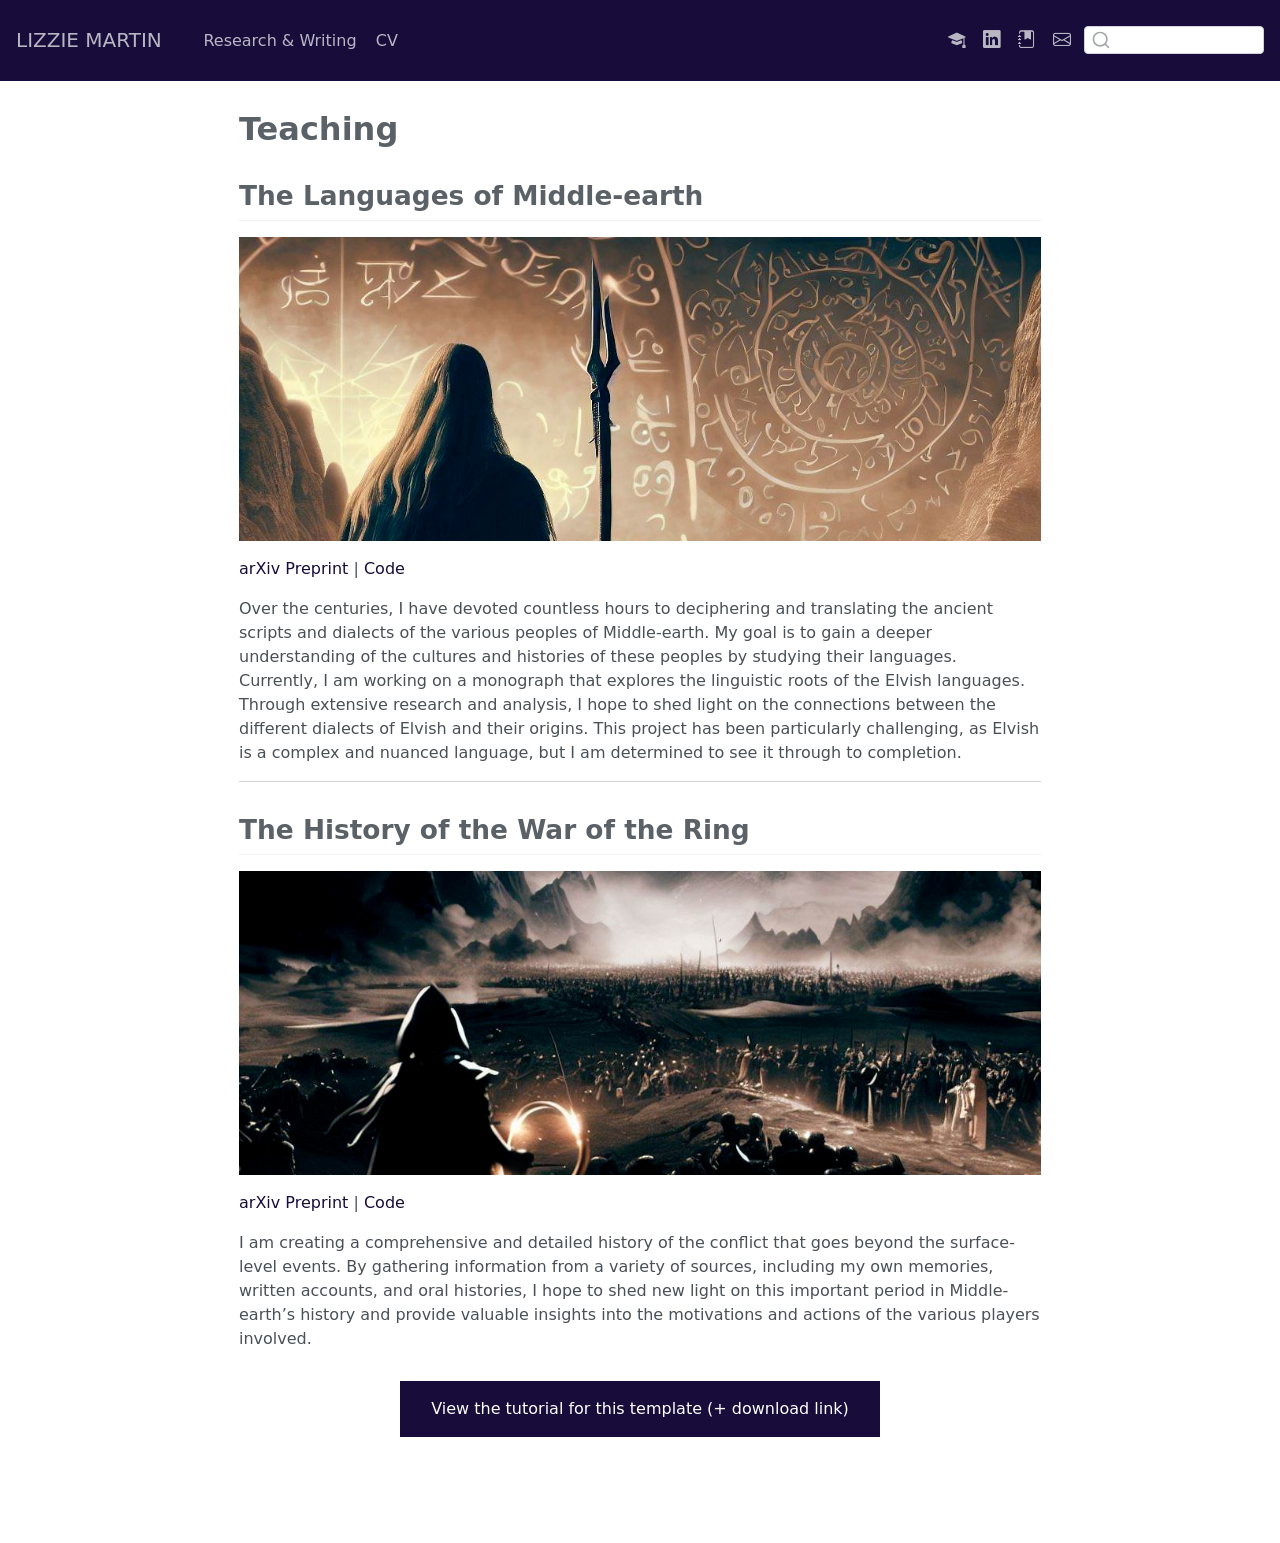
<file: docs/teaching/sampleteachingindex.html>
<!DOCTYPE html>
<html xmlns="http://www.w3.org/1999/xhtml" lang="en" xml:lang="en"><head>

<meta charset="utf-8">
<meta name="generator" content="quarto-1.3.353">

<meta name="viewport" content="width=device-width, initial-scale=1.0, user-scalable=yes">


<title>LIZZIE MARTIN - Teaching</title>
<style>
code{white-space: pre-wrap;}
span.smallcaps{font-variant: small-caps;}
div.columns{display: flex; gap: min(4vw, 1.5em);}
div.column{flex: auto; overflow-x: auto;}
div.hanging-indent{margin-left: 1.5em; text-indent: -1.5em;}
ul.task-list{list-style: none;}
ul.task-list li input[type="checkbox"] {
  width: 0.8em;
  margin: 0 0.8em 0.2em -1em; /* quarto-specific, see https://github.com/quarto-dev/quarto-cli/issues/4556 */ 
  vertical-align: middle;
}
</style>


<script src="../site_libs/quarto-nav/quarto-nav.js"></script>
<script src="../site_libs/clipboard/clipboard.min.js"></script>
<script src="../site_libs/quarto-search/autocomplete.umd.js"></script>
<script src="../site_libs/quarto-search/fuse.min.js"></script>
<script src="../site_libs/quarto-search/quarto-search.js"></script>
<meta name="quarto:offset" content="../">
<script src="../site_libs/quarto-html/quarto.js"></script>
<script src="../site_libs/quarto-html/popper.min.js"></script>
<script src="../site_libs/quarto-html/tippy.umd.min.js"></script>
<script src="../site_libs/quarto-html/anchor.min.js"></script>
<link href="../site_libs/quarto-html/tippy.css" rel="stylesheet">
<link href="../site_libs/quarto-html/quarto-syntax-highlighting.css" rel="stylesheet" id="quarto-text-highlighting-styles">
<script src="../site_libs/bootstrap/bootstrap.min.js"></script>
<link href="../site_libs/bootstrap/bootstrap-icons.css" rel="stylesheet">
<link href="../site_libs/bootstrap/bootstrap.min.css" rel="stylesheet" id="quarto-bootstrap" data-mode="light">
<script id="quarto-search-options" type="application/json">{
  "location": "navbar",
  "copy-button": false,
  "collapse-after": 3,
  "panel-placement": "end",
  "type": "textbox",
  "limit": 20,
  "language": {
    "search-no-results-text": "No results",
    "search-matching-documents-text": "matching documents",
    "search-copy-link-title": "Copy link to search",
    "search-hide-matches-text": "Hide additional matches",
    "search-more-match-text": "more match in this document",
    "search-more-matches-text": "more matches in this document",
    "search-clear-button-title": "Clear",
    "search-detached-cancel-button-title": "Cancel",
    "search-submit-button-title": "Submit"
  }
}</script>


</head>

<body class="nav-fixed fullcontent">

<div id="quarto-search-results"></div>
  <header id="quarto-header" class="headroom fixed-top">
    <nav class="navbar navbar-expand-lg navbar-dark ">
      <div class="navbar-container container-fluid">
      <div class="navbar-brand-container">
    <a class="navbar-brand" href="../index.html">
    <span class="navbar-title">LIZZIE MARTIN</span>
    </a>
  </div>
            <div id="quarto-search" class="" title="Search"></div>
          <button class="navbar-toggler" type="button" data-bs-toggle="collapse" data-bs-target="#navbarCollapse" aria-controls="navbarCollapse" aria-expanded="false" aria-label="Toggle navigation" onclick="if (window.quartoToggleHeadroom) { window.quartoToggleHeadroom(); }">
  <span class="navbar-toggler-icon"></span>
</button>
          <div class="collapse navbar-collapse" id="navbarCollapse">
            <ul class="navbar-nav navbar-nav-scroll me-auto">
  <li class="nav-item">
    <a class="nav-link" href="../research/index.html" rel="" target="">
 <span class="menu-text">Research &amp; Writing</span></a>
  </li>  
  <li class="nav-item">
    <a class="nav-link" href="../cv/index.html" rel="" target="">
 <span class="menu-text">CV</span></a>
  </li>  
</ul>
            <ul class="navbar-nav navbar-nav-scroll ms-auto">
  <li class="nav-item compact">
    <a class="nav-link" href="https://scholar.google.com/citations?user=pXhXTJsAAAAJ&amp;hl=en" rel="" target=""><i class="bi bi-mortarboard-fill" role="img">
</i> 
 <span class="menu-text"></span></a>
  </li>  
  <li class="nav-item compact">
    <a class="nav-link" href="https://www.linkedin.com/in/lizzie-martin-9b8998204/" rel="" target=""><i class="bi bi-linkedin" role="img">
</i> 
 <span class="menu-text"></span></a>
  </li>  
  <li class="nav-item compact">
    <a class="nav-link" href="https://orcid.org/0000-0002-3465-0621" rel="" target=""><i class="bi bi-journal-bookmark-fill" role="img">
</i> 
 <span class="menu-text"></span></a>
  </li>  
  <li class="nav-item compact">
    <a class="nav-link" href="mailto:lizzie.martin@asc.upenn.edu" rel="" target=""><i class="bi bi-envelope" role="img" aria-label="email">
</i> 
 <span class="menu-text"></span></a>
  </li>  
</ul>
            <div class="quarto-navbar-tools">
</div>
          </div> <!-- /navcollapse -->
      </div> <!-- /container-fluid -->
    </nav>
</header>
<!-- content -->
<div id="quarto-content" class="quarto-container page-columns page-rows-contents page-layout-article page-navbar">
<!-- sidebar -->
<!-- margin-sidebar -->
    
<!-- main -->
<main class="content" id="quarto-document-content">

<header id="title-block-header" class="quarto-title-block default">
<div class="quarto-title">
<h1 class="title">Teaching</h1>
</div>



<div class="quarto-title-meta">

    
  
    
  </div>
  

</header>

<section id="the-languages-of-middle-earth" class="level2">
<h2 class="anchored" data-anchor-id="the-languages-of-middle-earth">The Languages of Middle-earth</h2>
<p><img src="project_1_banner.png" style="height: 100%; width: 100%; object-fit: contain" onclick="window.open('https://arxiv.org/abs/2210.07278', 'blank');"></p>
<p><a href="https://arxiv.org/abs/2210.07278" target="_blank">arXiv Preprint</a> | <a href="https://github.com/marvinschmitt/MetaUncertaintyPaper" target="_blank">Code</a><br></p>
<p>Over the centuries, I have devoted countless hours to deciphering and translating the ancient scripts and dialects of the various peoples of Middle-earth. My goal is to gain a deeper understanding of the cultures and histories of these peoples by studying their languages. Currently, I am working on a monograph that explores the linguistic roots of the Elvish languages. Through extensive research and analysis, I hope to shed light on the connections between the different dialects of Elvish and their origins. This project has been particularly challenging, as Elvish is a complex and nuanced language, but I am determined to see it through to completion.</p>
<hr>
</section>
<section id="the-history-of-the-war-of-the-ring" class="level2">
<h2 class="anchored" data-anchor-id="the-history-of-the-war-of-the-ring">The History of the War of the Ring</h2>
<p><img src="project_2_banner.png" style="height: 100%; width: 100%; object-fit: contain" onclick="window.open('https://arxiv.org/abs/2112.08866', 'blank');"></p>
<p><a href="https://arxiv.org/abs/2112.08866" target="_blank">arXiv Preprint</a> | <a href="https://github.com/marvinschmitt/ModelMisspecificationBF" target="_blank">Code</a><br></p>
<p>I am creating a comprehensive and detailed history of the conflict that goes beyond the surface-level events. By gathering information from a variety of sources, including my own memories, written accounts, and oral histories, I hope to shed new light on this important period in Middle-earth’s history and provide valuable insights into the motivations and actions of the various players involved.</p>
<div style="margin: 30px; text-align: center;">
<a class="btn btn-primary" href="https://www.marvinschmitt.com/blog/website-tutorial-quarto/" role="button" target="_blank" style="padding: 15px 30px;">View the tutorial for this template (+ download link)</a>
</div>


</section>

</main> <!-- /main -->
<script id="quarto-html-after-body" type="application/javascript">
window.document.addEventListener("DOMContentLoaded", function (event) {
  const toggleBodyColorMode = (bsSheetEl) => {
    const mode = bsSheetEl.getAttribute("data-mode");
    const bodyEl = window.document.querySelector("body");
    if (mode === "dark") {
      bodyEl.classList.add("quarto-dark");
      bodyEl.classList.remove("quarto-light");
    } else {
      bodyEl.classList.add("quarto-light");
      bodyEl.classList.remove("quarto-dark");
    }
  }
  const toggleBodyColorPrimary = () => {
    const bsSheetEl = window.document.querySelector("link#quarto-bootstrap");
    if (bsSheetEl) {
      toggleBodyColorMode(bsSheetEl);
    }
  }
  toggleBodyColorPrimary();  
  const icon = "";
  const anchorJS = new window.AnchorJS();
  anchorJS.options = {
    placement: 'right',
    icon: icon
  };
  anchorJS.add('.anchored');
  const isCodeAnnotation = (el) => {
    for (const clz of el.classList) {
      if (clz.startsWith('code-annotation-')) {                     
        return true;
      }
    }
    return false;
  }
  const clipboard = new window.ClipboardJS('.code-copy-button', {
    text: function(trigger) {
      const codeEl = trigger.previousElementSibling.cloneNode(true);
      for (const childEl of codeEl.children) {
        if (isCodeAnnotation(childEl)) {
          childEl.remove();
        }
      }
      return codeEl.innerText;
    }
  });
  clipboard.on('success', function(e) {
    // button target
    const button = e.trigger;
    // don't keep focus
    button.blur();
    // flash "checked"
    button.classList.add('code-copy-button-checked');
    var currentTitle = button.getAttribute("title");
    button.setAttribute("title", "Copied!");
    let tooltip;
    if (window.bootstrap) {
      button.setAttribute("data-bs-toggle", "tooltip");
      button.setAttribute("data-bs-placement", "left");
      button.setAttribute("data-bs-title", "Copied!");
      tooltip = new bootstrap.Tooltip(button, 
        { trigger: "manual", 
          customClass: "code-copy-button-tooltip",
          offset: [0, -8]});
      tooltip.show();    
    }
    setTimeout(function() {
      if (tooltip) {
        tooltip.hide();
        button.removeAttribute("data-bs-title");
        button.removeAttribute("data-bs-toggle");
        button.removeAttribute("data-bs-placement");
      }
      button.setAttribute("title", currentTitle);
      button.classList.remove('code-copy-button-checked');
    }, 1000);
    // clear code selection
    e.clearSelection();
  });
  function tippyHover(el, contentFn) {
    const config = {
      allowHTML: true,
      content: contentFn,
      maxWidth: 500,
      delay: 100,
      arrow: false,
      appendTo: function(el) {
          return el.parentElement;
      },
      interactive: true,
      interactiveBorder: 10,
      theme: 'quarto',
      placement: 'bottom-start'
    };
    window.tippy(el, config); 
  }
  const noterefs = window.document.querySelectorAll('a[role="doc-noteref"]');
  for (var i=0; i<noterefs.length; i++) {
    const ref = noterefs[i];
    tippyHover(ref, function() {
      // use id or data attribute instead here
      let href = ref.getAttribute('data-footnote-href') || ref.getAttribute('href');
      try { href = new URL(href).hash; } catch {}
      const id = href.replace(/^#\/?/, "");
      const note = window.document.getElementById(id);
      return note.innerHTML;
    });
  }
      let selectedAnnoteEl;
      const selectorForAnnotation = ( cell, annotation) => {
        let cellAttr = 'data-code-cell="' + cell + '"';
        let lineAttr = 'data-code-annotation="' +  annotation + '"';
        const selector = 'span[' + cellAttr + '][' + lineAttr + ']';
        return selector;
      }
      const selectCodeLines = (annoteEl) => {
        const doc = window.document;
        const targetCell = annoteEl.getAttribute("data-target-cell");
        const targetAnnotation = annoteEl.getAttribute("data-target-annotation");
        const annoteSpan = window.document.querySelector(selectorForAnnotation(targetCell, targetAnnotation));
        const lines = annoteSpan.getAttribute("data-code-lines").split(",");
        const lineIds = lines.map((line) => {
          return targetCell + "-" + line;
        })
        let top = null;
        let height = null;
        let parent = null;
        if (lineIds.length > 0) {
            //compute the position of the single el (top and bottom and make a div)
            const el = window.document.getElementById(lineIds[0]);
            top = el.offsetTop;
            height = el.offsetHeight;
            parent = el.parentElement.parentElement;
          if (lineIds.length > 1) {
            const lastEl = window.document.getElementById(lineIds[lineIds.length - 1]);
            const bottom = lastEl.offsetTop + lastEl.offsetHeight;
            height = bottom - top;
          }
          if (top !== null && height !== null && parent !== null) {
            // cook up a div (if necessary) and position it 
            let div = window.document.getElementById("code-annotation-line-highlight");
            if (div === null) {
              div = window.document.createElement("div");
              div.setAttribute("id", "code-annotation-line-highlight");
              div.style.position = 'absolute';
              parent.appendChild(div);
            }
            div.style.top = top - 2 + "px";
            div.style.height = height + 4 + "px";
            let gutterDiv = window.document.getElementById("code-annotation-line-highlight-gutter");
            if (gutterDiv === null) {
              gutterDiv = window.document.createElement("div");
              gutterDiv.setAttribute("id", "code-annotation-line-highlight-gutter");
              gutterDiv.style.position = 'absolute';
              const codeCell = window.document.getElementById(targetCell);
              const gutter = codeCell.querySelector('.code-annotation-gutter');
              gutter.appendChild(gutterDiv);
            }
            gutterDiv.style.top = top - 2 + "px";
            gutterDiv.style.height = height + 4 + "px";
          }
          selectedAnnoteEl = annoteEl;
        }
      };
      const unselectCodeLines = () => {
        const elementsIds = ["code-annotation-line-highlight", "code-annotation-line-highlight-gutter"];
        elementsIds.forEach((elId) => {
          const div = window.document.getElementById(elId);
          if (div) {
            div.remove();
          }
        });
        selectedAnnoteEl = undefined;
      };
      // Attach click handler to the DT
      const annoteDls = window.document.querySelectorAll('dt[data-target-cell]');
      for (const annoteDlNode of annoteDls) {
        annoteDlNode.addEventListener('click', (event) => {
          const clickedEl = event.target;
          if (clickedEl !== selectedAnnoteEl) {
            unselectCodeLines();
            const activeEl = window.document.querySelector('dt[data-target-cell].code-annotation-active');
            if (activeEl) {
              activeEl.classList.remove('code-annotation-active');
            }
            selectCodeLines(clickedEl);
            clickedEl.classList.add('code-annotation-active');
          } else {
            // Unselect the line
            unselectCodeLines();
            clickedEl.classList.remove('code-annotation-active');
          }
        });
      }
  const findCites = (el) => {
    const parentEl = el.parentElement;
    if (parentEl) {
      const cites = parentEl.dataset.cites;
      if (cites) {
        return {
          el,
          cites: cites.split(' ')
        };
      } else {
        return findCites(el.parentElement)
      }
    } else {
      return undefined;
    }
  };
  var bibliorefs = window.document.querySelectorAll('a[role="doc-biblioref"]');
  for (var i=0; i<bibliorefs.length; i++) {
    const ref = bibliorefs[i];
    const citeInfo = findCites(ref);
    if (citeInfo) {
      tippyHover(citeInfo.el, function() {
        var popup = window.document.createElement('div');
        citeInfo.cites.forEach(function(cite) {
          var citeDiv = window.document.createElement('div');
          citeDiv.classList.add('hanging-indent');
          citeDiv.classList.add('csl-entry');
          var biblioDiv = window.document.getElementById('ref-' + cite);
          if (biblioDiv) {
            citeDiv.innerHTML = biblioDiv.innerHTML;
          }
          popup.appendChild(citeDiv);
        });
        return popup.innerHTML;
      });
    }
  }
});
</script>
</div> <!-- /content -->



</body></html>
</file>
<file: docs/site_libs/quarto-html/tippy.css>
.tippy-box[data-animation=fade][data-state=hidden]{opacity:0}[data-tippy-root]{max-width:calc(100vw - 10px)}.tippy-box{position:relative;background-color:#333;color:#fff;border-radius:4px;font-size:14px;line-height:1.4;white-space:normal;outline:0;transition-property:transform,visibility,opacity}.tippy-box[data-placement^=top]>.tippy-arrow{bottom:0}.tippy-box[data-placement^=top]>.tippy-arrow:before{bottom:-7px;left:0;border-width:8px 8px 0;border-top-color:initial;transform-origin:center top}.tippy-box[data-placement^=bottom]>.tippy-arrow{top:0}.tippy-box[data-placement^=bottom]>.tippy-arrow:before{top:-7px;left:0;border-width:0 8px 8px;border-bottom-color:initial;transform-origin:center bottom}.tippy-box[data-placement^=left]>.tippy-arrow{right:0}.tippy-box[data-placement^=left]>.tippy-arrow:before{border-width:8px 0 8px 8px;border-left-color:initial;right:-7px;transform-origin:center left}.tippy-box[data-placement^=right]>.tippy-arrow{left:0}.tippy-box[data-placement^=right]>.tippy-arrow:before{left:-7px;border-width:8px 8px 8px 0;border-right-color:initial;transform-origin:center right}.tippy-box[data-inertia][data-state=visible]{transition-timing-function:cubic-bezier(.54,1.5,.38,1.11)}.tippy-arrow{width:16px;height:16px;color:#333}.tippy-arrow:before{content:"";position:absolute;border-color:transparent;border-style:solid}.tippy-content{position:relative;padding:5px 9px;z-index:1}
</file>
<file: docs/site_libs/quarto-html/quarto-syntax-highlighting.css>
/* quarto syntax highlight colors */
:root {
  --quarto-hl-ot-color: #003B4F;
  --quarto-hl-at-color: #657422;
  --quarto-hl-ss-color: #20794D;
  --quarto-hl-an-color: #5E5E5E;
  --quarto-hl-fu-color: #4758AB;
  --quarto-hl-st-color: #20794D;
  --quarto-hl-cf-color: #003B4F;
  --quarto-hl-op-color: #5E5E5E;
  --quarto-hl-er-color: #AD0000;
  --quarto-hl-bn-color: #AD0000;
  --quarto-hl-al-color: #AD0000;
  --quarto-hl-va-color: #111111;
  --quarto-hl-bu-color: inherit;
  --quarto-hl-ex-color: inherit;
  --quarto-hl-pp-color: #AD0000;
  --quarto-hl-in-color: #5E5E5E;
  --quarto-hl-vs-color: #20794D;
  --quarto-hl-wa-color: #5E5E5E;
  --quarto-hl-do-color: #5E5E5E;
  --quarto-hl-im-color: #00769E;
  --quarto-hl-ch-color: #20794D;
  --quarto-hl-dt-color: #AD0000;
  --quarto-hl-fl-color: #AD0000;
  --quarto-hl-co-color: #5E5E5E;
  --quarto-hl-cv-color: #5E5E5E;
  --quarto-hl-cn-color: #8f5902;
  --quarto-hl-sc-color: #5E5E5E;
  --quarto-hl-dv-color: #AD0000;
  --quarto-hl-kw-color: #003B4F;
}

/* other quarto variables */
:root {
  --quarto-font-monospace: SFMono-Regular, Menlo, Monaco, Consolas, "Liberation Mono", "Courier New", monospace;
}

pre > code.sourceCode > span {
  color: #003B4F;
}

code span {
  color: #003B4F;
}

code.sourceCode > span {
  color: #003B4F;
}

div.sourceCode,
div.sourceCode pre.sourceCode {
  color: #003B4F;
}

code span.ot {
  color: #003B4F;
  font-style: inherit;
}

code span.at {
  color: #657422;
  font-style: inherit;
}

code span.ss {
  color: #20794D;
  font-style: inherit;
}

code span.an {
  color: #5E5E5E;
  font-style: inherit;
}

code span.fu {
  color: #4758AB;
  font-style: inherit;
}

code span.st {
  color: #20794D;
  font-style: inherit;
}

code span.cf {
  color: #003B4F;
  font-style: inherit;
}

code span.op {
  color: #5E5E5E;
  font-style: inherit;
}

code span.er {
  color: #AD0000;
  font-style: inherit;
}

code span.bn {
  color: #AD0000;
  font-style: inherit;
}

code span.al {
  color: #AD0000;
  font-style: inherit;
}

code span.va {
  color: #111111;
  font-style: inherit;
}

code span.bu {
  font-style: inherit;
}

code span.ex {
  font-style: inherit;
}

code span.pp {
  color: #AD0000;
  font-style: inherit;
}

code span.in {
  color: #5E5E5E;
  font-style: inherit;
}

code span.vs {
  color: #20794D;
  font-style: inherit;
}

code span.wa {
  color: #5E5E5E;
  font-style: italic;
}

code span.do {
  color: #5E5E5E;
  font-style: italic;
}

code span.im {
  color: #00769E;
  font-style: inherit;
}

code span.ch {
  color: #20794D;
  font-style: inherit;
}

code span.dt {
  color: #AD0000;
  font-style: inherit;
}

code span.fl {
  color: #AD0000;
  font-style: inherit;
}

code span.co {
  color: #5E5E5E;
  font-style: inherit;
}

code span.cv {
  color: #5E5E5E;
  font-style: italic;
}

code span.cn {
  color: #8f5902;
  font-style: inherit;
}

code span.sc {
  color: #5E5E5E;
  font-style: inherit;
}

code span.dv {
  color: #AD0000;
  font-style: inherit;
}

code span.kw {
  color: #003B4F;
  font-style: inherit;
}

.prevent-inlining {
  content: "</";
}

/*# sourceMappingURL=debc5d5d77c3f9108843748ff7464032.css.map */
</file>
